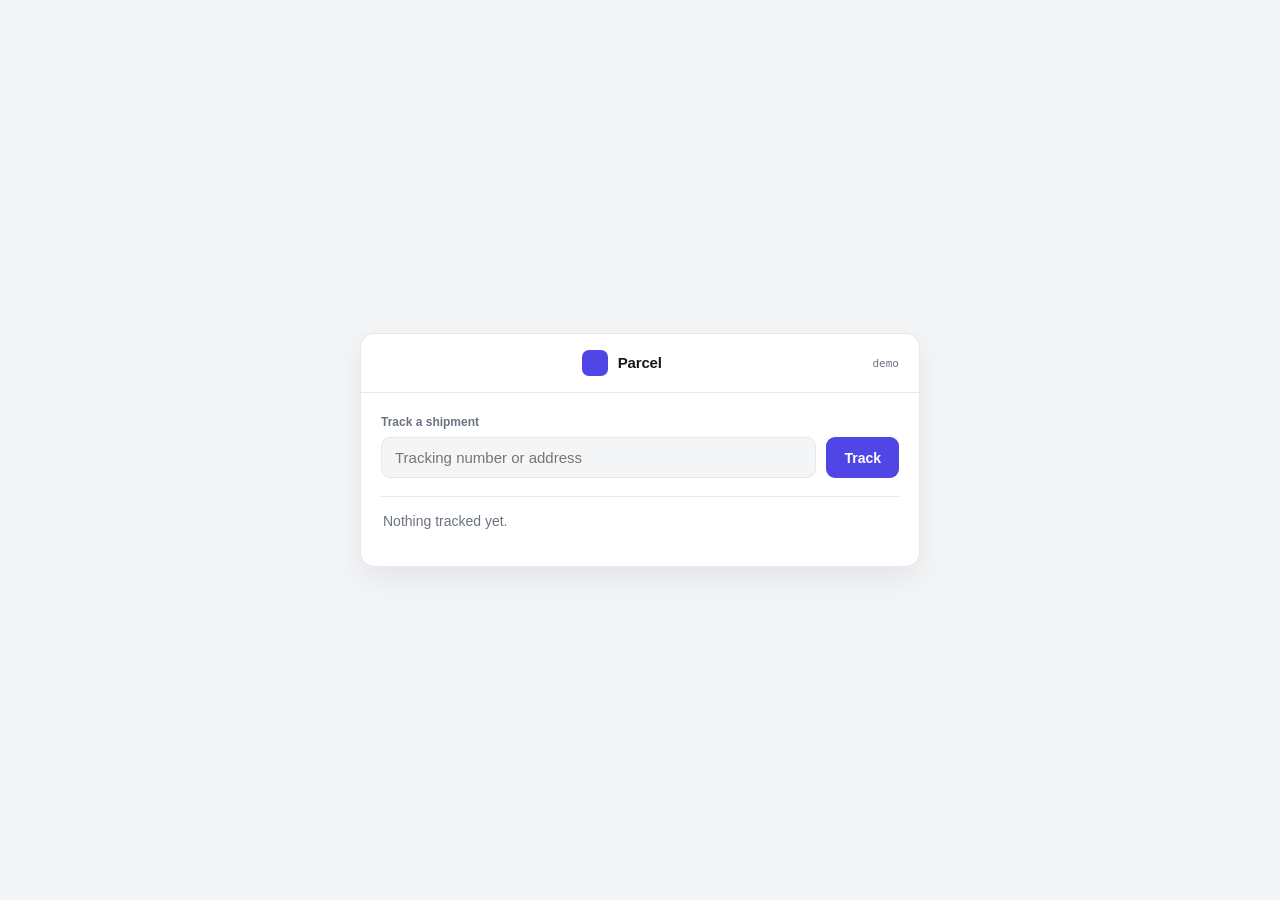
<file: examples/index.html>
<!doctype html>
<html lang="en">
<head>
<meta charset="utf-8">
<meta name="viewport" content="width=device-width,initial-scale=1">
<title>Parcel</title>
<style>
  :root{
    --ink:#16181d; --mute:#6b7280; --line:#e6e8ec; --panel:#fff; --bg:#f4f5f7;
    --brand:#4f46e5; --ok:#0f7b52; --ok-bg:#e7f5ee;
    --sans:ui-sans-serif,-apple-system,"Segoe UI",Roboto,Helvetica,Arial,sans-serif;
    --mono:ui-monospace,SFMono-Regular,Menlo,Consolas,monospace;
  }
  *{box-sizing:border-box}
  body{margin:0;background:var(--bg);color:var(--ink);font:15px/1.5 var(--sans);
    display:grid;place-items:center;min-height:100vh;padding:24px}
  .app{width:100%;max-width:560px;background:var(--panel);border:1px solid var(--line);
    border-radius:14px;overflow:hidden;box-shadow:0 12px 32px rgba(15,18,25,.07)}
  header{display:flex;align-items:center;gap:10px;padding:16px 20px;border-bottom:1px solid var(--line)}
  .dot{width:26px;height:26px;border-radius:7px;background:var(--brand)}
  header b{font-size:15px;letter-spacing:-.01em}
  header span{margin-left:auto;font:11px var(--mono);color:var(--mute)}
  .body{padding:20px}
  label{display:block;font-size:12px;font-weight:600;color:var(--mute);margin-bottom:6px}
  .row{display:flex;gap:10px}
  input{flex:1;min-width:0;font:15px var(--sans);padding:11px 13px;border:1px solid var(--line);
    border-radius:9px;background:var(--bg);color:var(--ink)}
  input:focus{outline:2px solid var(--brand);outline-offset:1px;background:var(--panel)}
  button{font:600 14px var(--sans);padding:11px 18px;border:0;border-radius:9px;
    background:var(--brand);color:#fff;cursor:pointer;white-space:nowrap}
  /* The empty state and the first row occupy the SAME box.

     This is the jump cut, and it took two goes to kill. Clicking Track inserts a row; while
     the "Nothing tracked yet" line is still in the layout, the card grows by a full row, and
     because the body is `place-items:center` the whole card then re-centres vertically. The
     camera is zoomed in on the button at that exact moment, so the shift is magnified, and
     the capture pump samples around ten frames a second, so it arrives as one frame of
     discontinuity rather than as motion. ffmpeg's scene detector scored that single frame at
     0.0815 against 0.0193 for the next largest change in the take.

     The first attempt floored this container and faded the empty line instead of hiding it,
     which was worse than doing nothing: a faded element still occupies its box, so the
     container held the line AND the row and grew by the row's full height.

     So the line is taken out of flow and the container is floored at one row's height.
     Adding the first row now changes what is drawn and not the height of anything. */
  .results{position:relative;min-height:50px;margin-top:18px}
  ul{list-style:none;margin:0;padding:0}
  li{display:flex;align-items:center;gap:12px;padding:12px 2px;border-top:1px solid var(--line)}
  /* A new row arrives over four or five captured frames instead of between two of them.
     180ms is long enough to be sampled and short enough that nobody waits for it. */
  li.new{animation:rowin 180ms cubic-bezier(.22,1,.36,1) both}
  @keyframes rowin{from{opacity:0;transform:translateY(-4px)}to{opacity:1;transform:none}}
  @media (prefers-reduced-motion:reduce){li.new{animation:none}}
  li .id{font:12px var(--mono);color:var(--mute);width:78px}
  li .where{flex:1;min-width:0;overflow:hidden;text-overflow:ellipsis;white-space:nowrap}
  li .tag{font:600 11px var(--sans);padding:3px 9px;border-radius:999px;
    background:var(--ok-bg);color:var(--ok)}
  /* Absolute, so it is drawn in the results box without taking part in its height. That is
     what lets the first row cross-fade with it in place rather than push it down. */
  .empty{position:absolute;top:0;left:0;right:0;
    color:var(--mute);font-size:14px;padding:14px 2px;border-top:1px solid var(--line);
    transition:opacity 160ms linear}
  .empty[data-gone]{opacity:0}
  @media (prefers-reduced-motion:reduce){.empty{transition:none}}
</style>
</head>
<body>
  <div class="app">
    <header><span class="dot"></span><b>Parcel</b><span>demo</span></header>
    <div class="body">
      <label for="q">Track a shipment</label>
      <div class="row">
        <input id="q" placeholder="Tracking number or address" autocomplete="off">
        <button id="go">Track</button>
      </div>
      <div class="results">
        <ul id="list"></ul>
        <div class="empty" id="empty">Nothing tracked yet.</div>
      </div>
    </div>
  </div>
<script>
// Deliberately trivial. The point of this page is to give kaviri something with a text field
// and a button, so a recording of it exercises the typing pan and the framing.
const list = document.getElementById("list");
const empty = document.getElementById("empty");
const q = document.getElementById("q");

function add(text){
  empty.setAttribute("data-gone", "");
  const li = document.createElement("li");
  const id = "PX-" + Math.floor(100000 + Math.random() * 899999);
  li.className = "new";
  li.innerHTML = '<span class="id"></span><span class="where"></span><span class="tag">In transit</span>';
  li.querySelector(".id").textContent = id;
  li.querySelector(".where").textContent = text;
  list.prepend(li);
}

document.getElementById("go").onclick = () => {
  const v = q.value.trim();
  if(!v) return;
  add(v);
  /*
   * The query stays in the field. Clearing it is what a form does; it is also a whole line
   * of text vanishing in the same frame as the new row arriving and the empty line going,
   * and on a browser painting ten frames a second those three changes land together as one
   * hard cut. A tracking app that keeps your query on screen is not less realistic.
   */
  q.focus();
};
q.addEventListener("keydown", e => {
  if(e.key === "Enter"){ e.preventDefault(); document.getElementById("go").click(); }
});
</script>
</body>
</html>
</file>
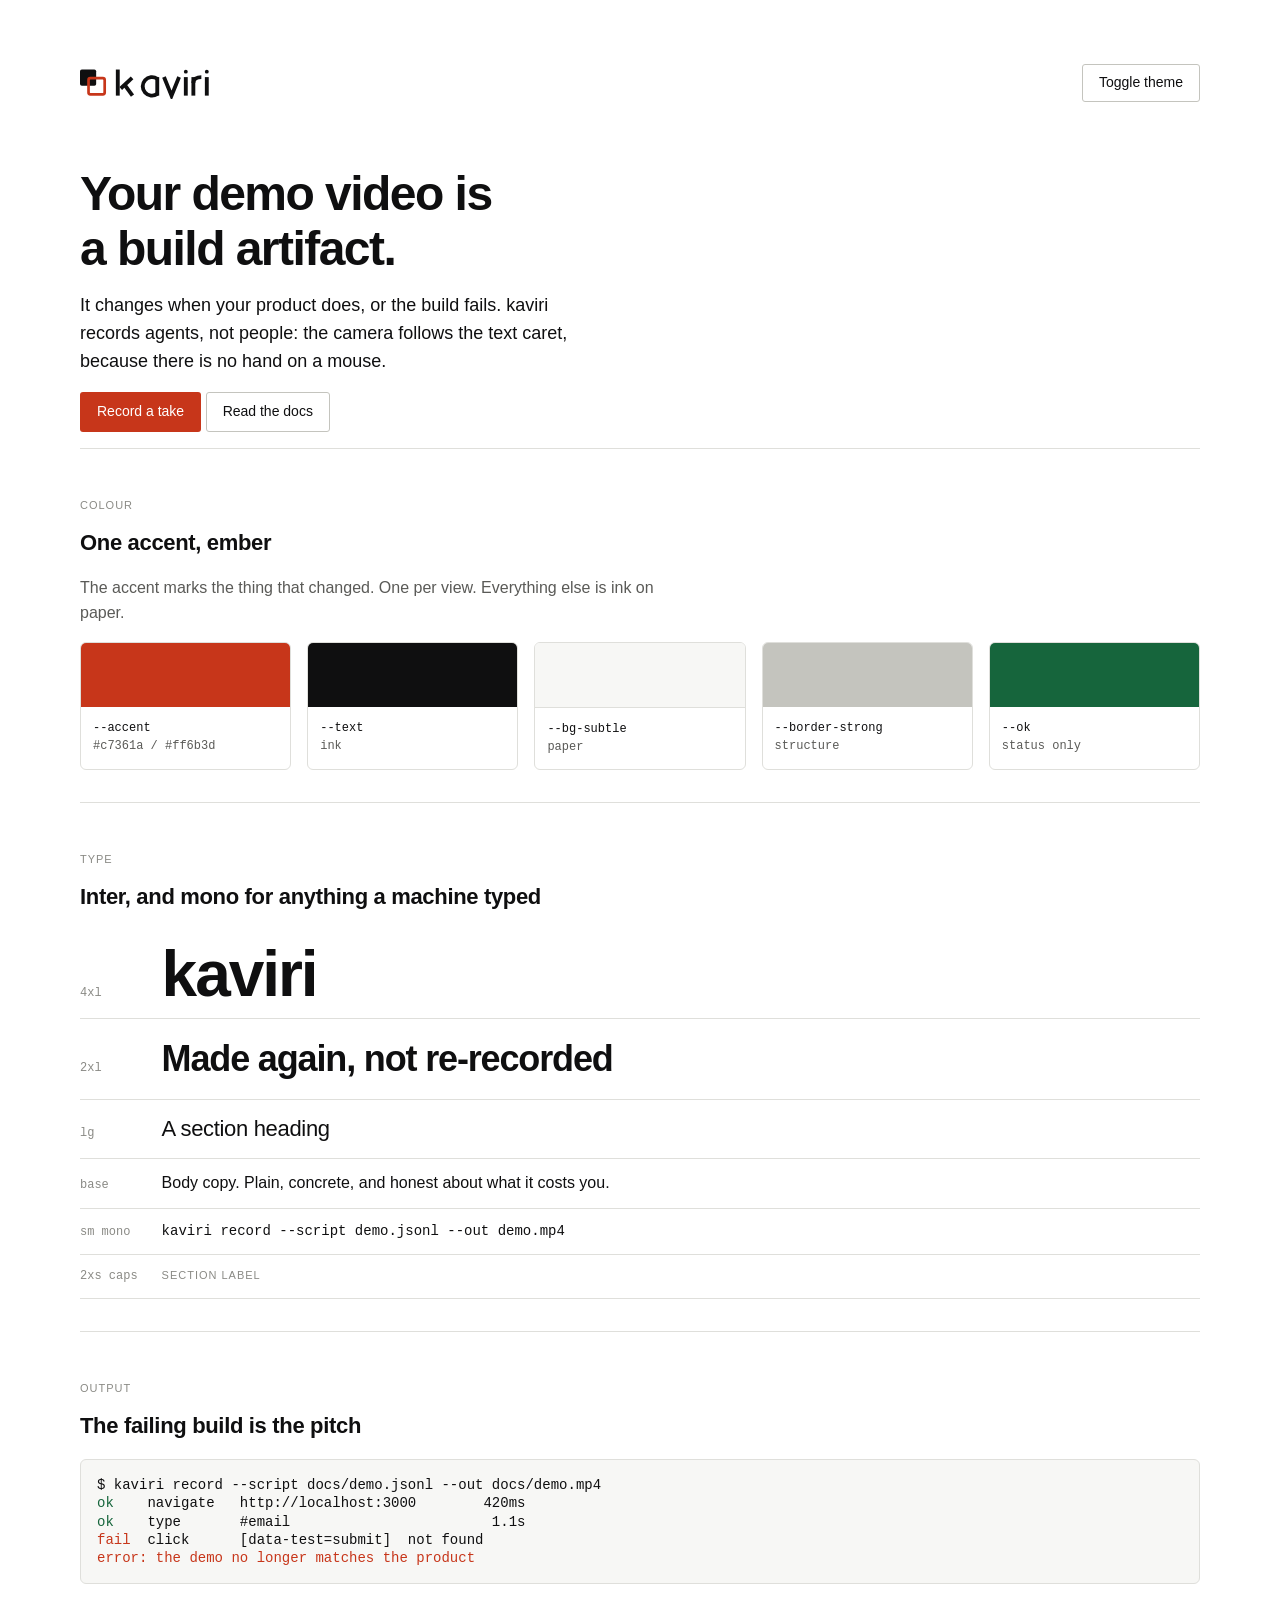
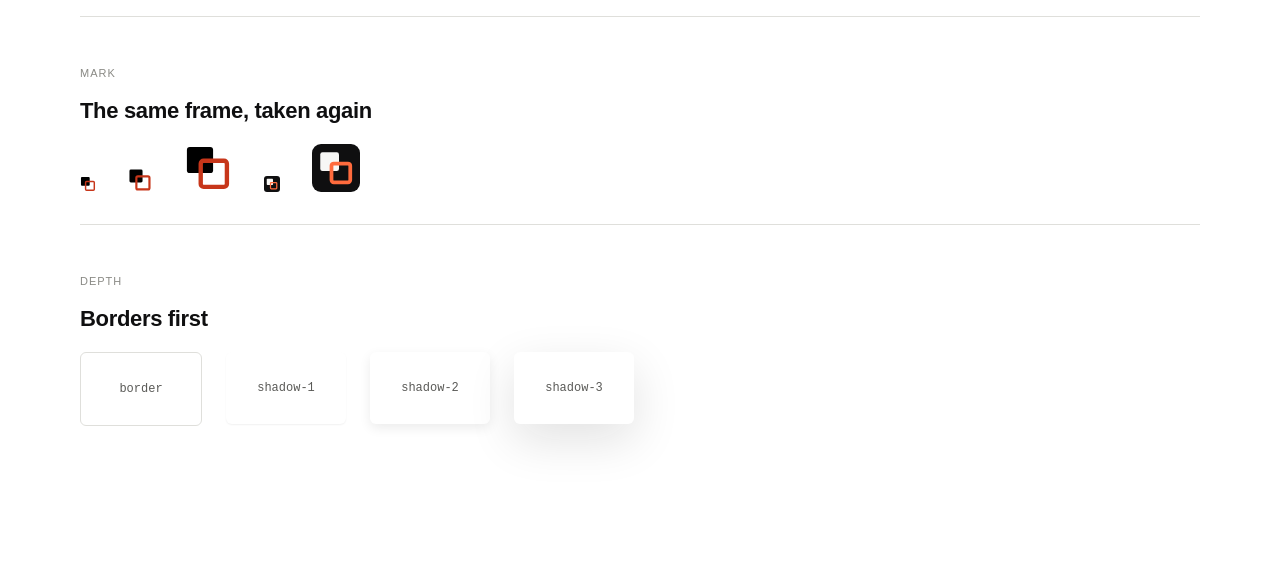
<file: brand/preview.html>
<!doctype html>
<html lang="en">
<head>
<meta charset="utf-8">
<meta name="viewport" content="width=device-width, initial-scale=1">
<title>kaviri brand</title>
<link rel="icon" href="favicon.svg">
<link rel="stylesheet" href="tokens.css">
<style>
  /* This page is the specimen, not a component library. It uses tokens only, so
     a token that is wrong is visible here before it is visible on the site. */
  .wrap { max-width: var(--max-width); margin: 0 auto; padding: var(--space-8) var(--gutter) var(--space-10); }
  header { display: flex; align-items: center; justify-content: space-between; gap: var(--space-5); }
  .lockup { height: 32px; }
  .lockup.dark { display: none; }
  :root[data-theme="dark"] .lockup.light { display: none; }
  :root[data-theme="dark"] .lockup.dark { display: block; }
  @media (prefers-color-scheme: dark) {
    :root:not([data-theme="light"]) .lockup.light { display: none; }
    :root:not([data-theme="light"]) .lockup.dark { display: block; }
  }
  h1 { font-size: var(--text-3xl); line-height: var(--leading-tight); letter-spacing: var(--tracking-display); font-weight: var(--weight-semibold); margin: var(--space-8) 0 var(--space-4); max-width: 16ch; }
  h2 { font-size: var(--text-lg); letter-spacing: var(--tracking-tight); font-weight: var(--weight-semibold); margin: 0 0 var(--space-4); }
  p { max-width: var(--measure); color: var(--text-muted); margin: 0 0 var(--space-4); }
  p.lead { font-size: var(--text-md); color: var(--text); max-width: var(--measure-narrow); }
  a { color: var(--accent); text-underline-offset: 3px; }
  section { border-top: var(--border-width) solid var(--border); padding: var(--space-7) 0 var(--space-6); }
  .eyebrow { font-size: var(--text-2xs); letter-spacing: var(--tracking-caps); text-transform: uppercase; color: var(--text-faint); margin: 0 0 var(--space-3); }
  .grid { display: grid; grid-template-columns: repeat(auto-fit, minmax(160px, 1fr)); gap: var(--space-4); }
  .swatch { border: var(--border-width) solid var(--border); border-radius: var(--radius-2); overflow: hidden; }
  .swatch .chip { height: 64px; }
  .swatch .meta { padding: var(--space-3); font-family: var(--font-mono); font-size: var(--text-xs); color: var(--text-muted); }
  .swatch .meta b { display: block; color: var(--text); font-weight: var(--weight-medium); }
  .btn { display: inline-flex; align-items: center; gap: var(--space-2); font: inherit; font-weight: var(--weight-medium); font-size: var(--text-sm); padding: 0 var(--space-4); height: 38px; border-radius: var(--radius-1); border: var(--border-width) solid transparent; cursor: pointer; text-decoration: none; transition: background var(--duration-1) var(--ease-out); }
  .btn-primary { background: var(--accent); color: var(--accent-contrast); }
  .btn-primary:hover { background: var(--accent-hover); }
  .btn-secondary { background: var(--surface); color: var(--text); border-color: var(--border-strong); }
  .btn-secondary:hover { background: var(--bg-subtle); }
  pre { background: var(--code-bg); border: var(--border-width) solid var(--border); border-radius: var(--radius-2); padding: var(--space-4); overflow-x: auto; font-family: var(--font-mono); font-size: var(--text-sm); line-height: var(--leading-snug); color: var(--text); margin: 0; }
  .fail { color: var(--fail); }
  .ok { color: var(--ok); }
  .type-row { display: flex; align-items: baseline; gap: var(--space-5); border-bottom: var(--border-width) solid var(--border); padding: var(--space-3) 0; }
  .type-row code { font-family: var(--font-mono); font-size: var(--text-xs); color: var(--text-faint); min-width: 8ch; }
  .marks { display: flex; align-items: flex-end; gap: var(--space-6); color: var(--text); }
  .shadows { display: flex; gap: var(--space-5); flex-wrap: wrap; }
  .shadows div { width: 120px; height: 72px; background: var(--surface-raised); border-radius: var(--radius-2); display: grid; place-items: center; font-family: var(--font-mono); font-size: var(--text-xs); color: var(--text-muted); }
</style>
</head>
<body>
<div class="wrap">
  <header>
    <img class="lockup light" src="logo.svg" alt="kaviri">
    <img class="lockup dark" src="logo-dark.svg" alt="kaviri">
    <button class="btn btn-secondary" id="theme">Toggle theme</button>
  </header>

  <h1>Your demo video is a build artifact.</h1>
  <p class="lead">It changes when your product does, or the build fails. kaviri records agents, not people: the camera follows the text caret, because there is no hand on a mouse.</p>
  <p>
    <a class="btn btn-primary" href="#">Record a take</a>
    <a class="btn btn-secondary" href="#">Read the docs</a>
  </p>

  <section>
    <p class="eyebrow">Colour</p>
    <h2>One accent, ember</h2>
    <p>The accent marks the thing that changed. One per view. Everything else is ink on paper.</p>
    <div class="grid">
      <div class="swatch"><div class="chip" style="background: var(--accent)"></div><div class="meta"><b>--accent</b>#c7361a / #ff6b3d</div></div>
      <div class="swatch"><div class="chip" style="background: var(--text)"></div><div class="meta"><b>--text</b>ink</div></div>
      <div class="swatch"><div class="chip" style="background: var(--bg-subtle); border-bottom: var(--border-width) solid var(--border)"></div><div class="meta"><b>--bg-subtle</b>paper</div></div>
      <div class="swatch"><div class="chip" style="background: var(--border-strong)"></div><div class="meta"><b>--border-strong</b>structure</div></div>
      <div class="swatch"><div class="chip" style="background: var(--ok)"></div><div class="meta"><b>--ok</b>status only</div></div>
    </div>
  </section>

  <section>
    <p class="eyebrow">Type</p>
    <h2>Inter, and mono for anything a machine typed</h2>
    <div class="type-row"><code>4xl</code><span style="font-size: var(--text-4xl); letter-spacing: var(--tracking-display); font-weight: var(--weight-semibold); line-height: var(--leading-none)">kaviri</span></div>
    <div class="type-row"><code>2xl</code><span style="font-size: var(--text-2xl); letter-spacing: var(--tracking-display); font-weight: var(--weight-semibold)">Made again, not re-recorded</span></div>
    <div class="type-row"><code>lg</code><span style="font-size: var(--text-lg); letter-spacing: var(--tracking-tight)">A section heading</span></div>
    <div class="type-row"><code>base</code><span>Body copy. Plain, concrete, and honest about what it costs you.</span></div>
    <div class="type-row"><code>sm mono</code><span style="font-family: var(--font-mono); font-size: var(--text-sm)">kaviri record --script demo.jsonl --out demo.mp4</span></div>
    <div class="type-row"><code>2xs caps</code><span class="eyebrow" style="margin:0">Section label</span></div>
  </section>

  <section>
    <p class="eyebrow">Output</p>
    <h2>The failing build is the pitch</h2>
    <pre>$ kaviri record --script docs/demo.jsonl --out docs/demo.mp4
<span class="ok">ok</span>    navigate   http://localhost:3000        420ms
<span class="ok">ok</span>    type       #email                        1.1s
<span class="fail">fail</span>  click      [data-test=submit]  not found
<span class="fail">error: the demo no longer matches the product</span></pre>
  </section>

  <section>
    <p class="eyebrow">Mark</p>
    <h2>The same frame, taken again</h2>
    <div class="marks">
      <img src="logomark.svg" width="16" height="16" alt="">
      <img src="logomark.svg" width="24" height="24" alt="">
      <img src="logomark.svg" width="48" height="48" alt="">
      <img src="favicon.svg" width="16" height="16" alt="">
      <img src="favicon.svg" width="48" height="48" alt="">
    </div>
  </section>

  <section>
    <p class="eyebrow">Depth</p>
    <h2>Borders first</h2>
    <div class="shadows">
      <div style="border: var(--border-width) solid var(--border)">border</div>
      <div style="box-shadow: var(--shadow-1)">shadow-1</div>
      <div style="box-shadow: var(--shadow-2)">shadow-2</div>
      <div style="box-shadow: var(--shadow-3)">shadow-3</div>
    </div>
  </section>
</div>
<script>
  // The toggle only writes data-theme, because both dark blocks in tokens.css
  // are driven by that one attribute and the OS preference.
  document.getElementById('theme').addEventListener('click', function () {
    var dark = matchMedia('(prefers-color-scheme: dark)').matches;
    var now = document.documentElement.getAttribute('data-theme') || (dark ? 'dark' : 'light');
    document.documentElement.setAttribute('data-theme', now === 'dark' ? 'light' : 'dark');
  });
</script>
</body>
</html>
</file>
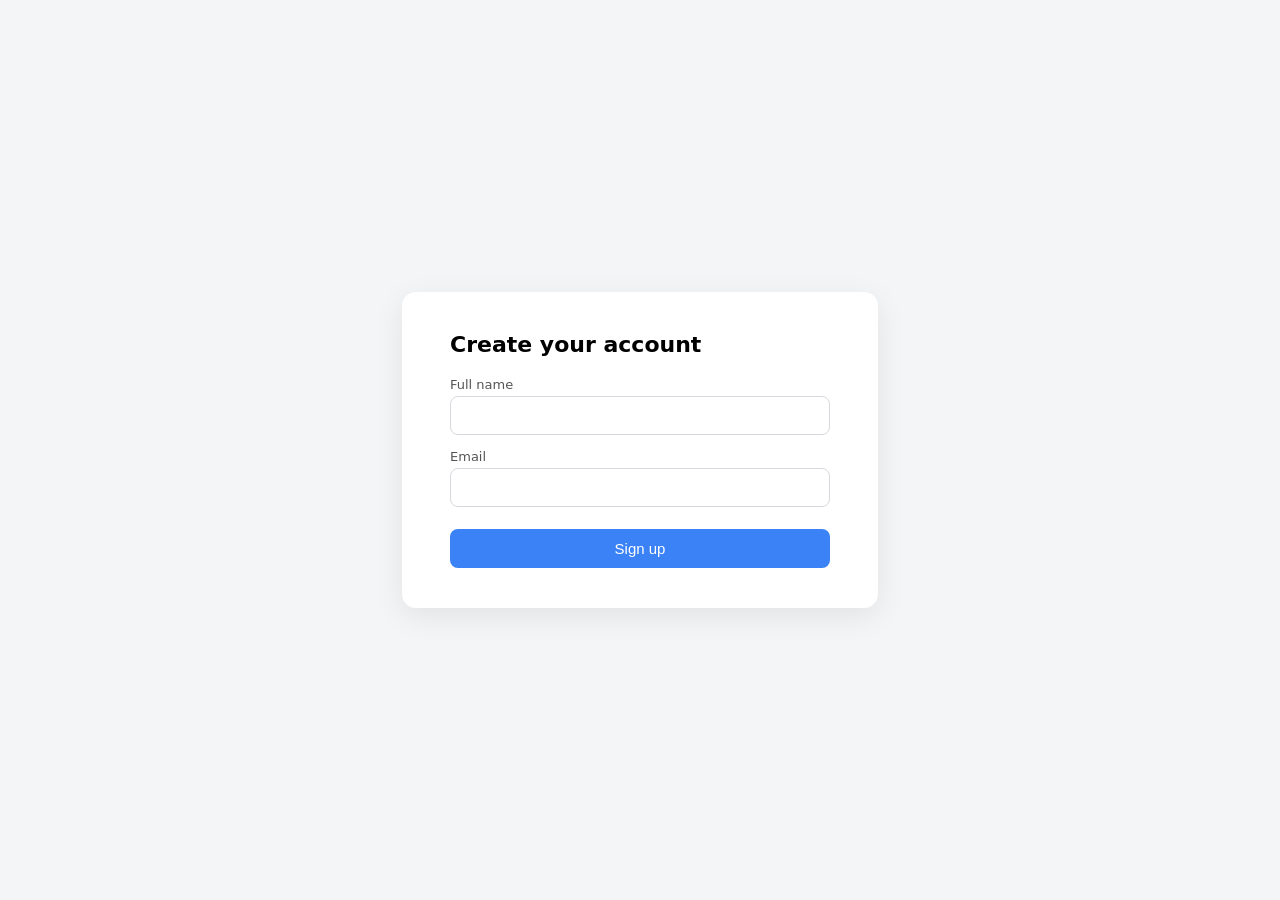
<file: examples/demo.html>
<!doctype html><meta charset="utf-8"><title>kaviri demo form</title>
<style>
  body{font-family:system-ui;background:#f4f5f7;margin:0;display:grid;place-items:center;min-height:100vh}
  .card{background:#fff;padding:40px 48px;border-radius:14px;box-shadow:0 8px 30px rgba(0,0,0,.08);width:380px}
  h1{font-size:22px;margin:0 0 20px}
  label{display:block;font-size:13px;color:#555;margin:14px 0 4px}
  input{width:100%;padding:10px 12px;border:1px solid #d5d8dd;border-radius:8px;font-size:15px;box-sizing:border-box}
  button{margin-top:22px;width:100%;padding:11px;border:0;border-radius:8px;background:#3b82f6;color:#fff;font-size:15px;cursor:pointer}
  #done{display:none;color:#16a34a;font-weight:600;margin-top:16px;text-align:center}
</style>
<div class="card">
  <h1>Create your account</h1>
  <label for="name">Full name</label><input id="name" autocomplete="off">
  <label for="email">Email</label><input id="email" autocomplete="off">
  <button id="submit" onclick="document.getElementById('done').style.display='block'">Sign up</button>
  <div id="done">Account created ✓</div>
</div>
</file>
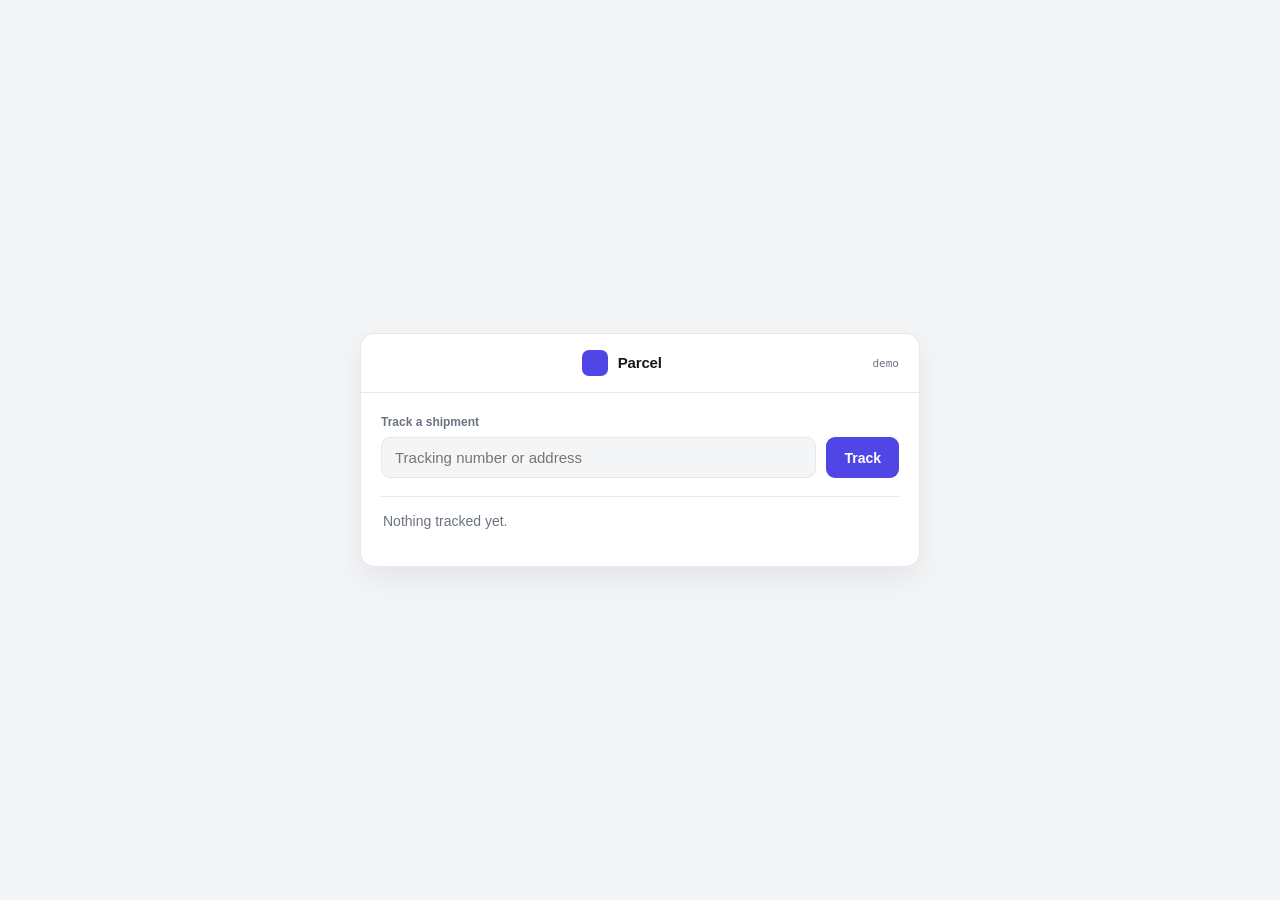
<file: site/play/app.html>
<!doctype html>
<html lang="en">
<head>
<meta charset="utf-8">
<meta name="viewport" content="width=device-width,initial-scale=1">
<title>Parcel</title>
<style>
  :root{
    --ink:#16181d; --mute:#6b7280; --line:#e6e8ec; --panel:#fff; --bg:#f4f5f7;
    --brand:#4f46e5; --ok:#0f7b52; --ok-bg:#e7f5ee;
    --sans:ui-sans-serif,-apple-system,"Segoe UI",Roboto,Helvetica,Arial,sans-serif;
    --mono:ui-monospace,SFMono-Regular,Menlo,Consolas,monospace;
  }
  *{box-sizing:border-box}
  body{margin:0;background:var(--bg);color:var(--ink);font:15px/1.5 var(--sans);
    display:grid;place-items:center;min-height:100vh;padding:24px}
  .app{width:100%;max-width:560px;background:var(--panel);border:1px solid var(--line);
    border-radius:14px;overflow:hidden;box-shadow:0 12px 32px rgba(15,18,25,.07)}
  header{display:flex;align-items:center;gap:10px;padding:16px 20px;border-bottom:1px solid var(--line)}
  .dot{width:26px;height:26px;border-radius:7px;background:var(--brand)}
  header b{font-size:15px;letter-spacing:-.01em}
  header span{margin-left:auto;font:11px var(--mono);color:var(--mute)}
  .body{padding:20px}
  label{display:block;font-size:12px;font-weight:600;color:var(--mute);margin-bottom:6px}
  .row{display:flex;gap:10px}
  input{flex:1;min-width:0;font:15px var(--sans);padding:11px 13px;border:1px solid var(--line);
    border-radius:9px;background:var(--bg);color:var(--ink)}
  input:focus{outline:2px solid var(--brand);outline-offset:1px;background:var(--panel)}
  button{font:600 14px var(--sans);padding:11px 18px;border:0;border-radius:9px;
    background:var(--brand);color:#fff;cursor:pointer;white-space:nowrap}
  ul{list-style:none;margin:18px 0 0;padding:0}
  li{display:flex;align-items:center;gap:12px;padding:12px 2px;border-top:1px solid var(--line)}
  li .id{font:12px var(--mono);color:var(--mute);width:78px}
  li .where{flex:1;min-width:0;overflow:hidden;text-overflow:ellipsis;white-space:nowrap}
  li .tag{font:600 11px var(--sans);padding:3px 9px;border-radius:999px;
    background:var(--ok-bg);color:var(--ok)}
  .empty{color:var(--mute);font-size:14px;padding:14px 2px;border-top:1px solid var(--line)}
</style>
</head>
<body>
  <div class="app">
    <header><span class="dot"></span><b>Parcel</b><span>demo</span></header>
    <div class="body">
      <label for="q">Track a shipment</label>
      <div class="row">
        <input id="q" placeholder="Tracking number or address" autocomplete="off">
        <button id="go">Track</button>
      </div>
      <ul id="list"></ul>
      <div class="empty" id="empty">Nothing tracked yet.</div>
    </div>
  </div>
<script src="app.js"></script>
</body>
</html>
</file>
<file: brand/tokens.css>
/* kaviri design tokens.
   Every visible value in the landing page and the docs comes from here, so a
   colour or a size is changed in one place and nowhere else. Raw hex outside
   this file is a bug.

   Light is the default. Dark is applied twice on purpose: once from the OS
   preference, guarded so an explicit light choice always wins, and once from an
   explicit dark choice, so a theme toggle works without JavaScript touching
   anything but the data-theme attribute. */

:root {
  /* ---- Palette: the raw ramp -------------------------------------------- */
  /* Warm neutrals, not blue-grey. Paper, not screen. */
  --kv-white: #ffffff;
  --kv-n-50: #f7f7f5;
  --kv-n-100: #ededea;
  --kv-n-200: #dfdfdb;
  --kv-n-300: #c4c4be;
  --kv-n-400: #8a8a85;
  --kv-n-500: #5a5a57;
  --kv-n-600: #3a3a3a;
  --kv-n-700: #2a2a2b;
  --kv-n-800: #161617;
  --kv-ink: #0f0f10;

  /* One accent. Ember. It is the colour of the take that is running now.
     5.3:1 on paper, so it can carry text, not only decoration. */
  --kv-accent-600: #a72b12;
  --kv-accent-500: #c7361a;
  --kv-accent-400: #ff6b3d;
  --kv-accent-300: #ff8158;
  --kv-accent-wash: #f7e9e3;
  --kv-accent-wash-dark: #2a140d;

  /* ---- Semantic colour: use these, not the ramp ------------------------- */
  --bg: var(--kv-white);
  --bg-subtle: var(--kv-n-50);
  --surface: var(--kv-white);
  --surface-raised: var(--kv-white);
  --code-bg: var(--kv-n-50);

  --text: var(--kv-ink);
  --text-muted: var(--kv-n-500);
  --text-faint: var(--kv-n-400);
  --text-inverse: var(--kv-n-50);

  --border: var(--kv-n-200);
  --border-strong: var(--kv-n-300);
  --border-inverse: var(--kv-n-700);

  --accent: var(--kv-accent-500);
  --accent-hover: var(--kv-accent-600);
  --accent-contrast: var(--kv-white);
  --accent-wash: var(--kv-accent-wash);

  /* Success and failure exist because the product's whole claim is a build
     that passes or fails. They are status, never branding. */
  --ok: #16653c;
  --fail: var(--kv-accent-500);
  --focus: var(--kv-accent-500);
  --selection: var(--kv-accent-wash);

  /* ---- Type ------------------------------------------------------------- */
  --font-sans: "Inter", -apple-system, BlinkMacSystemFont, "Segoe UI", Helvetica, Arial, sans-serif;
  --font-mono: "JetBrains Mono", ui-monospace, SFMono-Regular, "SF Mono", Menlo, Consolas, monospace;

  --text-2xs: 0.6875rem; /* 11px, only for the tracked-out eyebrow label */
  --text-xs: 0.75rem;
  --text-sm: 0.875rem;
  --text-base: 1rem;
  --text-md: 1.125rem;
  --text-lg: 1.375rem;
  --text-xl: 1.75rem;
  --text-2xl: 2.25rem;
  --text-3xl: 3rem;
  --text-4xl: 4rem;

  --leading-none: 1;
  --leading-tight: 1.15;
  --leading-snug: 1.3;
  --leading-normal: 1.55;
  --leading-loose: 1.7;

  --weight-regular: 400;
  --weight-medium: 500;
  --weight-semibold: 600;

  /* Big type needs negative tracking or it looks loose. Small caps labels need
     positive tracking or they look like a typo. */
  --tracking-display: -0.032em;
  --tracking-tight: -0.015em;
  --tracking-normal: 0;
  --tracking-caps: 0.09em;

  --measure: 68ch;
  --measure-narrow: 52ch;

  /* ---- Space: 4px base, no in-between values --------------------------- */
  --space-0: 0;
  --space-1: 0.25rem;
  --space-2: 0.5rem;
  --space-3: 0.75rem;
  --space-4: 1rem;
  --space-5: 1.5rem;
  --space-6: 2rem;
  --space-7: 3rem;
  --space-8: 4rem;
  --space-9: 6rem;
  --space-10: 8rem;
  --space-11: 12rem;

  --gutter: 1.5rem;
  --max-width: 1120px;
  --max-width-prose: 720px;

  /* ---- Radii: square by default ---------------------------------------- */
  --radius-0: 0;
  --radius-1: 3px;  /* buttons, inputs, chips */
  --radius-2: 6px;  /* cards, code blocks */
  --radius-3: 10px; /* media, the video frame */
  --radius-full: 999px;

  --border-width: 1px;

  /* ---- Elevation: borders first, shadow only when something floats ------ */
  --shadow-0: none;
  --shadow-1: 0 1px 2px rgba(15, 15, 16, 0.06);
  --shadow-2: 0 4px 12px rgba(15, 15, 16, 0.08);
  --shadow-3: 0 16px 48px rgba(15, 15, 16, 0.12);
  --ring: 0 0 0 3px rgba(199, 54, 26, 0.28);

  /* ---- Motion: short, and honest about easing -------------------------- */
  --duration-1: 90ms;
  --duration-2: 160ms;
  --duration-3: 320ms;
  --ease-out: cubic-bezier(0.22, 1, 0.36, 1);
  --ease-in-out: cubic-bezier(0.65, 0, 0.35, 1);
}

/* Dark from the OS preference. The :root:not([data-theme="light"]) guard is
   what lets an explicit light choice survive a dark system setting. */
@media (prefers-color-scheme: dark) {
  :root:not([data-theme="light"]) {
    --bg: #0b0b0c;
    --bg-subtle: #101012;
    --surface: #141416;
    --surface-raised: #1a1a1d;
    --code-bg: #131315;

    --text: #f2f2ef;
    --text-muted: #a1a1a0;
    --text-faint: #6e6e6c;
    --text-inverse: var(--kv-ink);

    --border: #26262a;
    --border-strong: #3a3a3f;
    --border-inverse: var(--kv-n-200);

    --accent: var(--kv-accent-400);
    --accent-hover: var(--kv-accent-300);
    --accent-contrast: #1a0a05;
    --accent-wash: var(--kv-accent-wash-dark);

    --ok: #46c48a;
    --fail: var(--kv-accent-400);
    --focus: var(--kv-accent-400);
    --selection: #3a1a0f;

    --shadow-1: 0 1px 2px rgba(0, 0, 0, 0.5);
    --shadow-2: 0 4px 12px rgba(0, 0, 0, 0.55);
    --shadow-3: 0 16px 48px rgba(0, 0, 0, 0.65);
    --ring: 0 0 0 3px rgba(255, 107, 61, 0.32);
  }
}

/* Dark chosen explicitly. Same values, no media query, so the toggle is a
   single attribute on the html element. */
:root[data-theme="dark"] {
  --bg: #0b0b0c;
  --bg-subtle: #101012;
  --surface: #141416;
  --surface-raised: #1a1a1d;
  --code-bg: #131315;

  --text: #f2f2ef;
  --text-muted: #a1a1a0;
  --text-faint: #6e6e6c;
  --text-inverse: var(--kv-ink);

  --border: #26262a;
  --border-strong: #3a3a3f;
  --border-inverse: var(--kv-n-200);

  --accent: var(--kv-accent-400);
  --accent-hover: var(--kv-accent-300);
  --accent-contrast: #1a0a05;
  --accent-wash: var(--kv-accent-wash-dark);

  --ok: #46c48a;
  --fail: var(--kv-accent-400);
  --focus: var(--kv-accent-400);
  --selection: #3a1a0f;

  --shadow-1: 0 1px 2px rgba(0, 0, 0, 0.5);
  --shadow-2: 0 4px 12px rgba(0, 0, 0, 0.55);
  --shadow-3: 0 16px 48px rgba(0, 0, 0, 0.65);
  --ring: 0 0 0 3px rgba(255, 107, 61, 0.32);
}

/* ---- The small amount of base styling the tokens imply ----------------- */

html {
  color-scheme: light dark;
  -webkit-text-size-adjust: 100%;
}

body {
  /* Explicit, so a page that forgets to set one still has the right paper. */
  background: var(--bg);
  color: var(--text);
  font-family: var(--font-sans);
  font-size: var(--text-base);
  line-height: var(--leading-normal);
  font-weight: var(--weight-regular);
  margin: 0;
  -webkit-font-smoothing: antialiased;
  text-rendering: optimizeLegibility;
}

::selection {
  background: var(--selection);
  color: var(--text);
}

:focus-visible {
  outline: 2px solid var(--focus);
  outline-offset: 2px;
}

@media (prefers-reduced-motion: reduce) {
  *,
  *::before,
  *::after {
    animation-duration: 0.01ms !important;
    transition-duration: 0.01ms !important;
    scroll-behavior: auto !important;
  }
}
</file>
